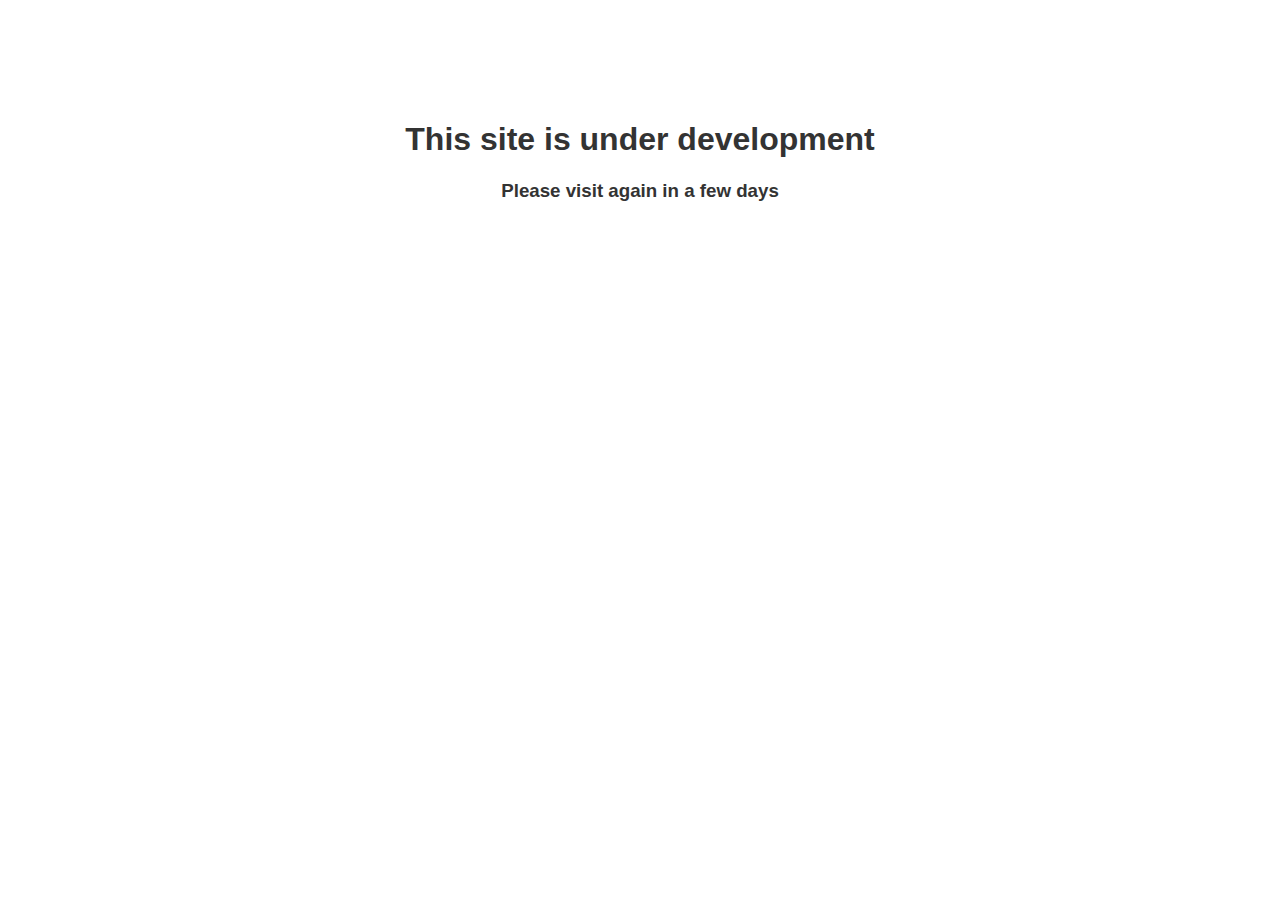
<file: index.html>
<!doctype html><html lang=""><head><meta charset="utf-8"><meta name="description" content=""><meta name="viewport" content="width=device-width, initial-scale=1"><meta name="generator" content="OrngeX"><title>Polymer Starter Kit</title><meta name="theme-color" content="#303F9F"><link rel="manifest" href="manifest.json"><meta name="msapplication-TileColor" content="#3372DF"><meta name="mobile-web-app-capable" content="yes"><meta name="application-name" content="Polymer Starter Kit"><link rel="icon" sizes="192x192" href="images/touch/chrome-touch-icon-192x192.png"><meta name="apple-mobile-web-app-capable" content="yes"><meta name="apple-mobile-web-app-status-bar-style" content="black"><meta name="apple-mobile-web-app-title" content="Polymer Starter Kit"><link rel="apple-touch-icon" href="images/touch/apple-touch-icon.png"><meta name="msapplication-TileImage" content="images/touch/ms-touch-icon-144x144-precomposed.png"><link rel="stylesheet" href="styles/main.css"><script src="bower_components/webcomponentsjs/webcomponents-lite.min.js"></script><link rel="import" href="elements/elements.vulcanized.html"></head><script>
  (function(i,s,o,g,r,a,m){i['GoogleAnalyticsObject']=r;i[r]=i[r]||function(){
  (i[r].q=i[r].q||[]).push(arguments)},i[r].l=1*new Date();a=s.createElement(o),
  m=s.getElementsByTagName(o)[0];a.async=1;a.src=g;m.parentNode.insertBefore(a,m)
  })(window,document,'script','//www.google-analytics.com/analytics.js','ga');

  ga('create', 'UA-64713309-2', 'auto');
  ga('send', 'pageview');

</script><body unresolved="" class="fullbleed layout vertical"><span id="browser-sync-binding"></span><template is="dom-bind" id="app"><div class="underconstruction"><h1>This site is under development</h1><h3>Please visit again in a few days</h3><div></div><paper-toast id="caching-complete" duration="6000" text="Caching complete! This app will work offline."></paper-toast><platinum-sw-register auto-register="" clients-claim="" skip-waiting="" on-service-worker-installed="displayInstalledToast"><platinum-sw-cache default-cache-strategy="networkFirst" precache-file="precache.json"></platinum-sw-cache></platinum-sw-register></template><script src="scripts/app.js"></script></body></html>
</file>
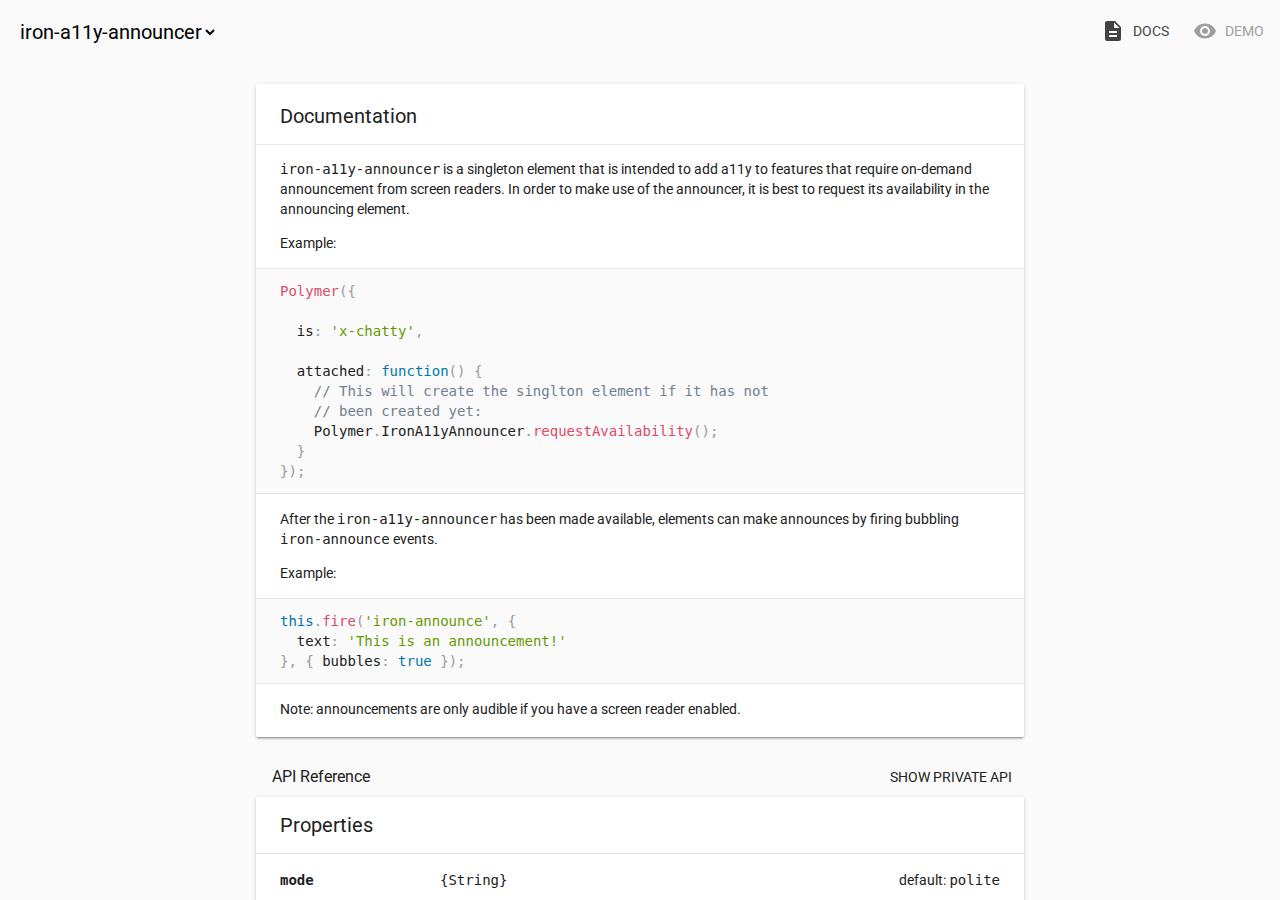
<file: bower_components/iron-a11y-announcer/index.html>
<!doctype html>
<!--
@license
Copyright (c) 2015 The Polymer Project Authors. All rights reserved.
This code may only be used under the BSD style license found at http://polymer.github.io/LICENSE.txt
The complete set of authors may be found at http://polymer.github.io/AUTHORS.txt
The complete set of contributors may be found at http://polymer.github.io/CONTRIBUTORS.txt
Code distributed by Google as part of the polymer project is also
subject to an additional IP rights grant found at http://polymer.github.io/PATENTS.txt
-->

<html>
<head>

  <title>iron-a11y-announcer</title>
  <meta charset="utf-8">
  <meta name="viewport" content="width=device-width, initial-scale=1.0">

  <script src="../webcomponentsjs/webcomponents-lite.js"></script>
  <link rel="import" href="../iron-component-page/iron-component-page.html">

</head>
<body>

  <iron-component-page></iron-component-page>

</body>
</html>
</file>
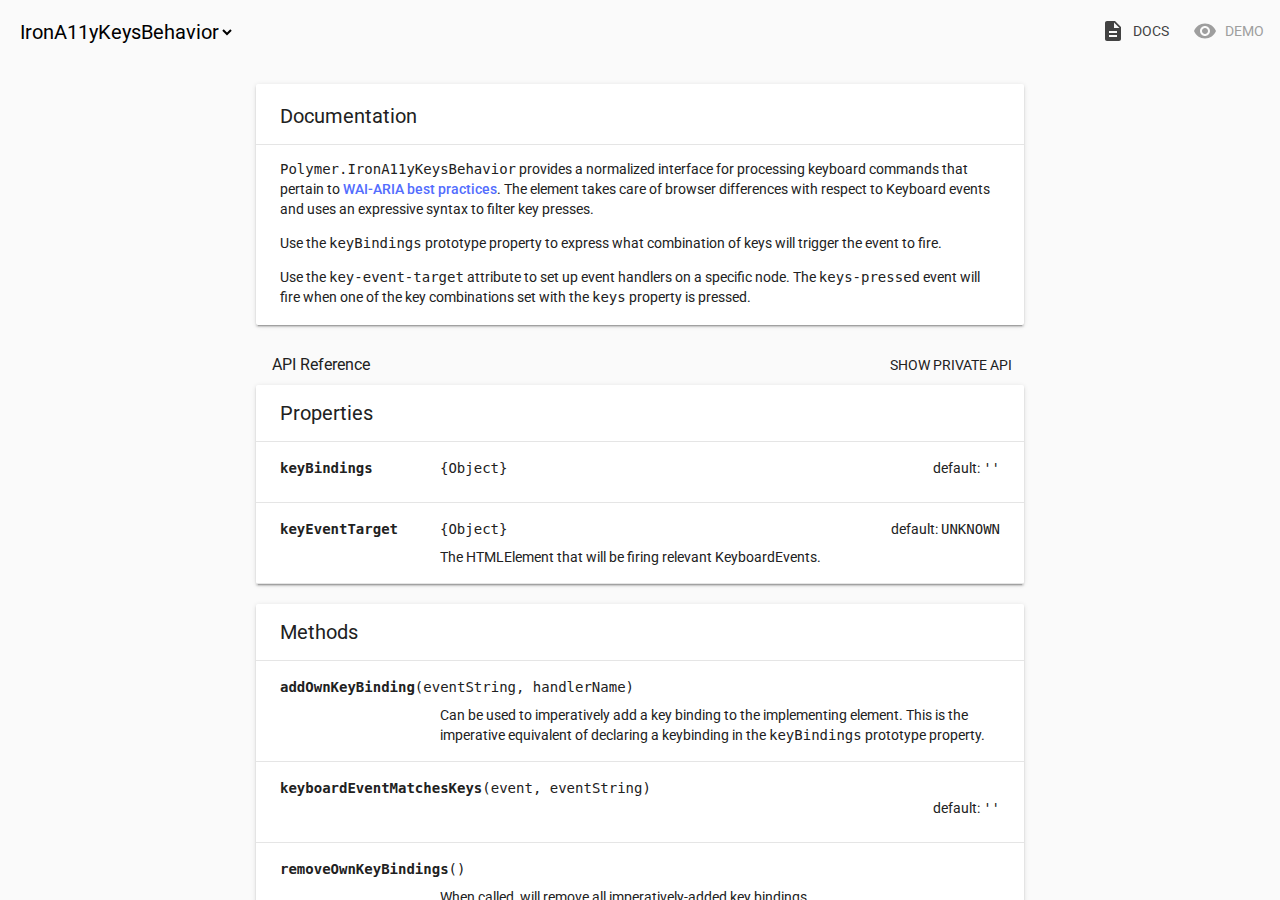
<file: bower_components/iron-a11y-keys-behavior/index.html>
<!doctype html>
<!--
@license
Copyright (c) 2015 The Polymer Project Authors. All rights reserved.
This code may only be used under the BSD style license found at http://polymer.github.io/LICENSE
The complete set of authors may be found at http://polymer.github.io/AUTHORS
The complete set of contributors may be found at http://polymer.github.io/CONTRIBUTORS
Code distributed by Google as part of the polymer project is also
subject to an additional IP rights grant found at http://polymer.github.io/PATENTS
-->
<html>
<head>

  <title>iron-a11y-keys-behavior</title>
  <script src="../webcomponentsjs/webcomponents-lite.js"></script>
  <link rel="import" href="../iron-component-page/iron-component-page.html">

</head>
<body>

  <iron-component-page></iron-component-page>

</body>
</html>
</file>
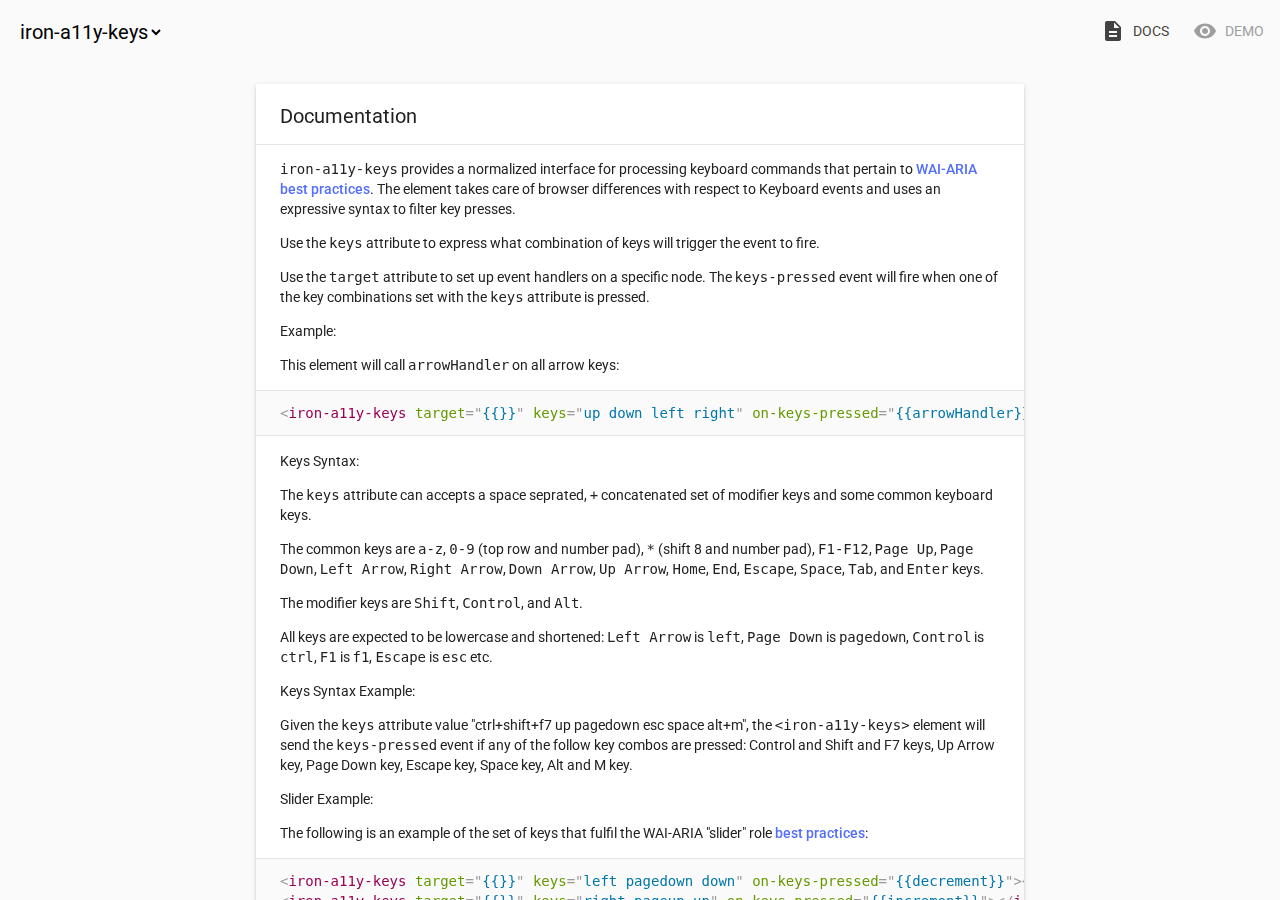
<file: bower_components/iron-a11y-keys/index.html>
<!doctype html>
<!--
@license
Copyright (c) 2015 The Polymer Project Authors. All rights reserved.
This code may only be used under the BSD style license found at http://polymer.github.io/LICENSE
The complete set of authors may be found at http://polymer.github.io/AUTHORS
The complete set of contributors may be found at http://polymer.github.io/CONTRIBUTORS
Code distributed by Google as part of the polymer project is also
subject to an additional IP rights grant found at http://polymer.github.io/PATENTS
-->
<html>
<head>

  <title>iron-a11y-keys</title>
  <script src="../webcomponentsjs/webcomponents-lite.js"></script>
  <link rel="import" href="../iron-component-page/iron-component-page.html">

</head>
<body>

  <iron-component-page></iron-component-page>

</body>
</html>
</file>
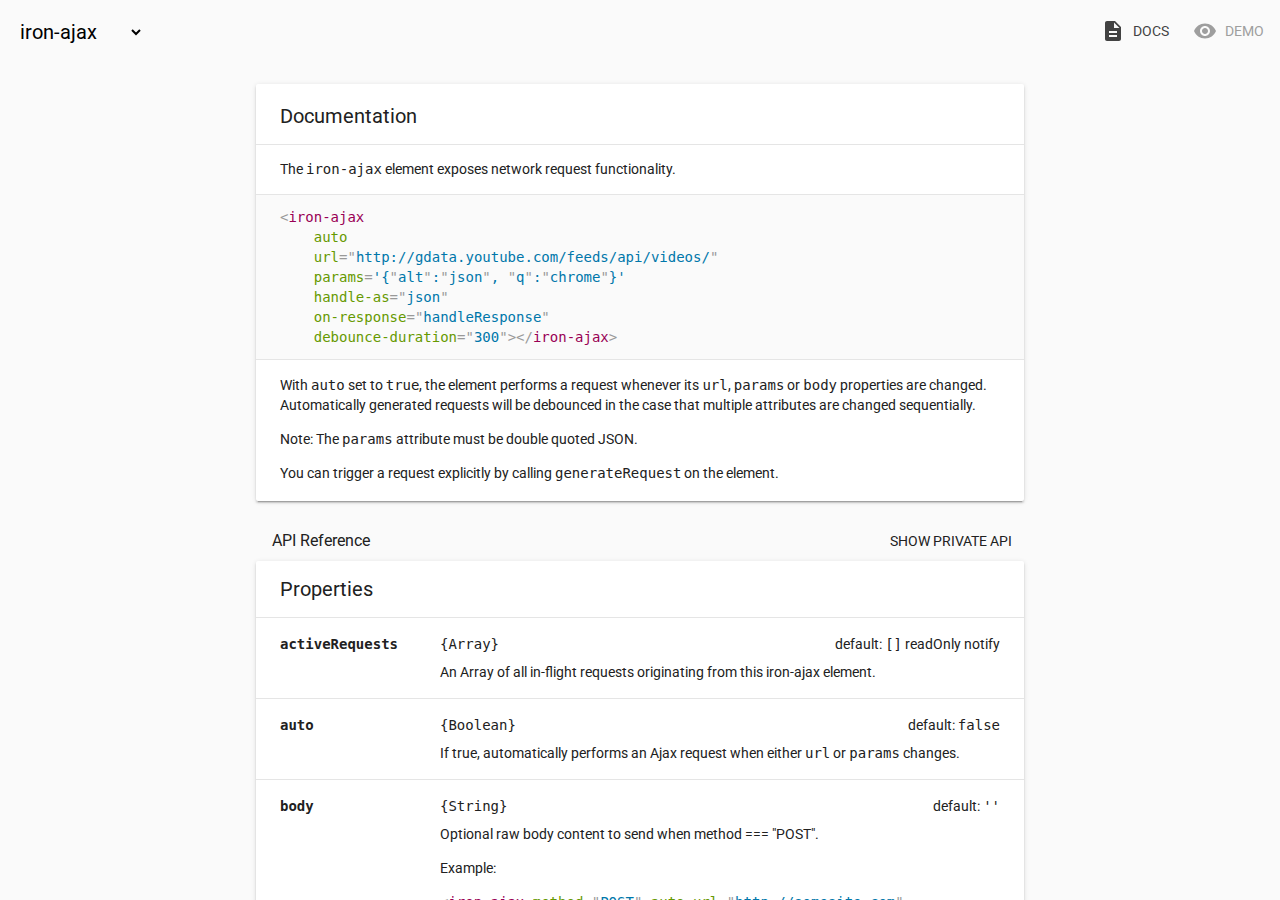
<file: bower_components/iron-ajax/index.html>
<!doctype html>
<!--
Copyright (c) 2015 The Polymer Project Authors. All rights reserved.
This code may only be used under the BSD style license found at http://polymer.github.io/LICENSE
The complete set of authors may be found at http://polymer.github.io/AUTHORS
The complete set of contributors may be found at http://polymer.github.io/CONTRIBUTORS
Code distributed by Google as part of the polymer project is also
subject to an additional IP rights grant found at http://polymer.github.io/PATENTS
-->
<html>
<head>

  <title>iron-ajax</title>
  <meta charset="utf-8">
  <meta name="viewport" content="width=device-width, initial-scale=1.0">

  <script src="../webcomponentsjs/webcomponents-lite.js"></script>
  <link rel="import" href="../iron-component-page/iron-component-page.html">

</head>
<body>

  <iron-component-page></iron-component-page>

</body>
</html>
</file>
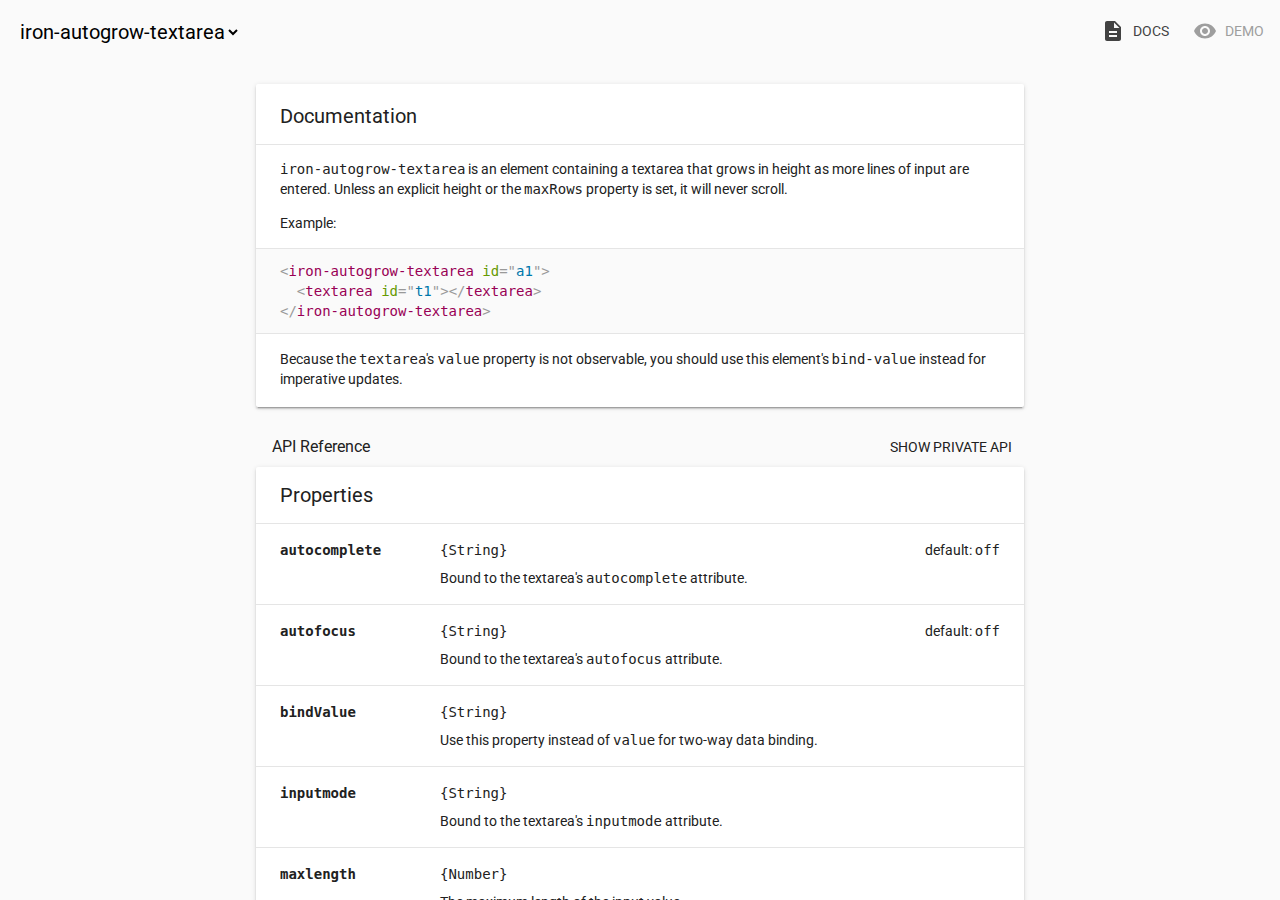
<file: bower_components/iron-autogrow-textarea/index.html>
<!doctype html>
<!--
@license
Copyright (c) 2015 The Polymer Project Authors. All rights reserved.
This code may only be used under the BSD style license found at http://polymer.github.io/LICENSE.txt
The complete set of authors may be found at http://polymer.github.io/AUTHORS.txt
The complete set of contributors may be found at http://polymer.github.io/CONTRIBUTORS.txt
Code distributed by Google as part of the polymer project is also
subject to an additional IP rights grant found at http://polymer.github.io/PATENTS.txt
-->
<html>
  <head>

    <meta charset="utf-8">
    <meta name="viewport" content="width=device-width, minimum-scale=1.0, initial-scale=1.0, user-scalable=yes">

    <title>iron-autogrow-textarea</title>

    <script src="../webcomponentsjs/webcomponents-lite.js"></script>

    <link rel="import" href="../polymer/polymer.html">
    <link rel="import" href="../iron-component-page/iron-component-page.html">

  </head>
  <body>

    <iron-component-page></iron-component-page>

  </body>
</html>
</file>
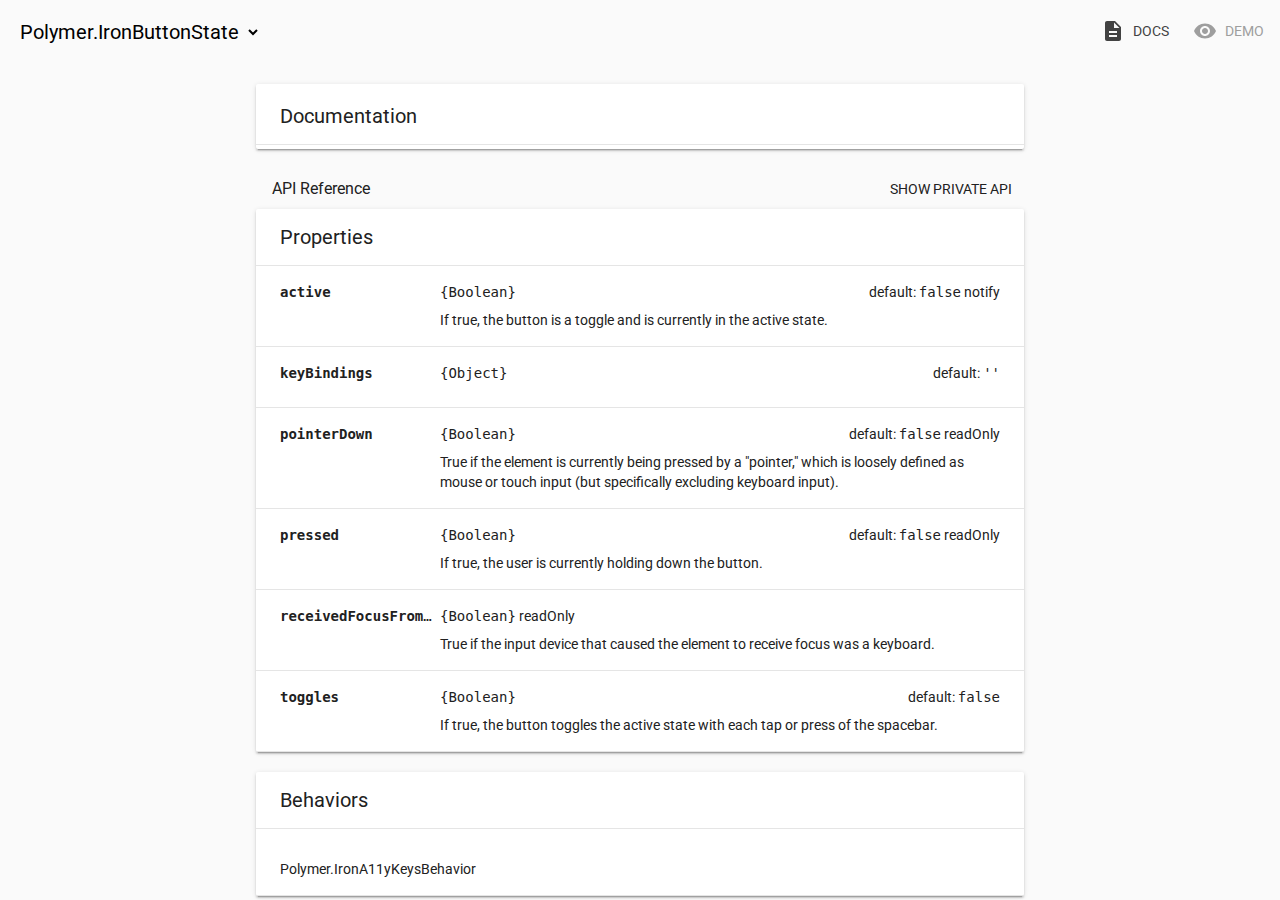
<file: bower_components/iron-behaviors/index.html>
<!doctype html>
<!--
@license
Copyright (c) 2015 The Polymer Project Authors. All rights reserved.
This code may only be used under the BSD style license found at http://polymer.github.io/LICENSE.txt
The complete set of authors may be found at http://polymer.github.io/AUTHORS.txt
The complete set of contributors may be found at http://polymer.github.io/CONTRIBUTORS.txt
Code distributed by Google as part of the polymer project is also
subject to an additional IP rights grant found at http://polymer.github.io/PATENTS.txt
-->
<html>
<head>

  <title>Iron Behaviors</title>
  <meta charset="utf-8">
  <meta name="viewport" content="width=device-width, initial-scale=1.0">

  <script src="../webcomponentsjs/webcomponents-lite.js"></script>
  <link rel="import" href="../iron-component-page/iron-component-page.html">

</head>
<body>

  <iron-component-page src="iron-button-state.html"></iron-component-page>

</body>
</html>
</file>
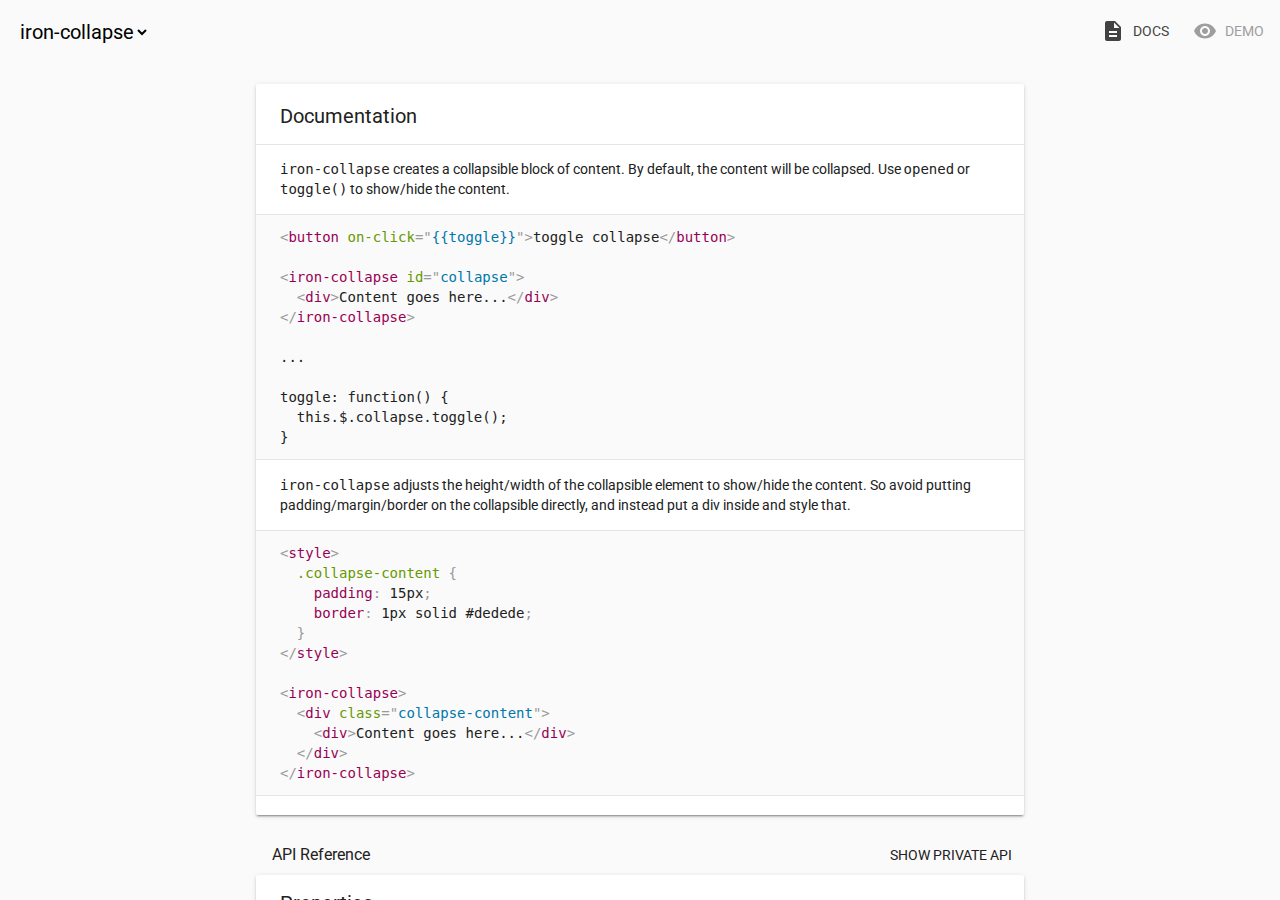
<file: bower_components/iron-collapse/index.html>
<!doctype html>
<!--
@license
Copyright (c) 2015 The Polymer Project Authors. All rights reserved.
This code may only be used under the BSD style license found at http://polymer.github.io/LICENSE.txt
The complete set of authors may be found at http://polymer.github.io/AUTHORS.txt
The complete set of contributors may be found at http://polymer.github.io/CONTRIBUTORS.txt
Code distributed by Google as part of the polymer project is also
subject to an additional IP rights grant found at http://polymer.github.io/PATENTS.txt
-->

<html>
  <head>

    <meta charset="utf-8">
    <meta name="viewport" content="width=device-width, minimum-scale=1.0, initial-scale=1.0, user-scalable=yes">

    <title>iron-collapse</title>

    <script src="../webcomponentsjs/webcomponents-lite.js"></script>

    <link rel="import" href="../polymer/polymer.html">
    <link rel="import" href="../iron-component-page/iron-component-page.html">

  </head>
  <body>

    <iron-component-page></iron-component-page>

  </body>
</html>
</file>
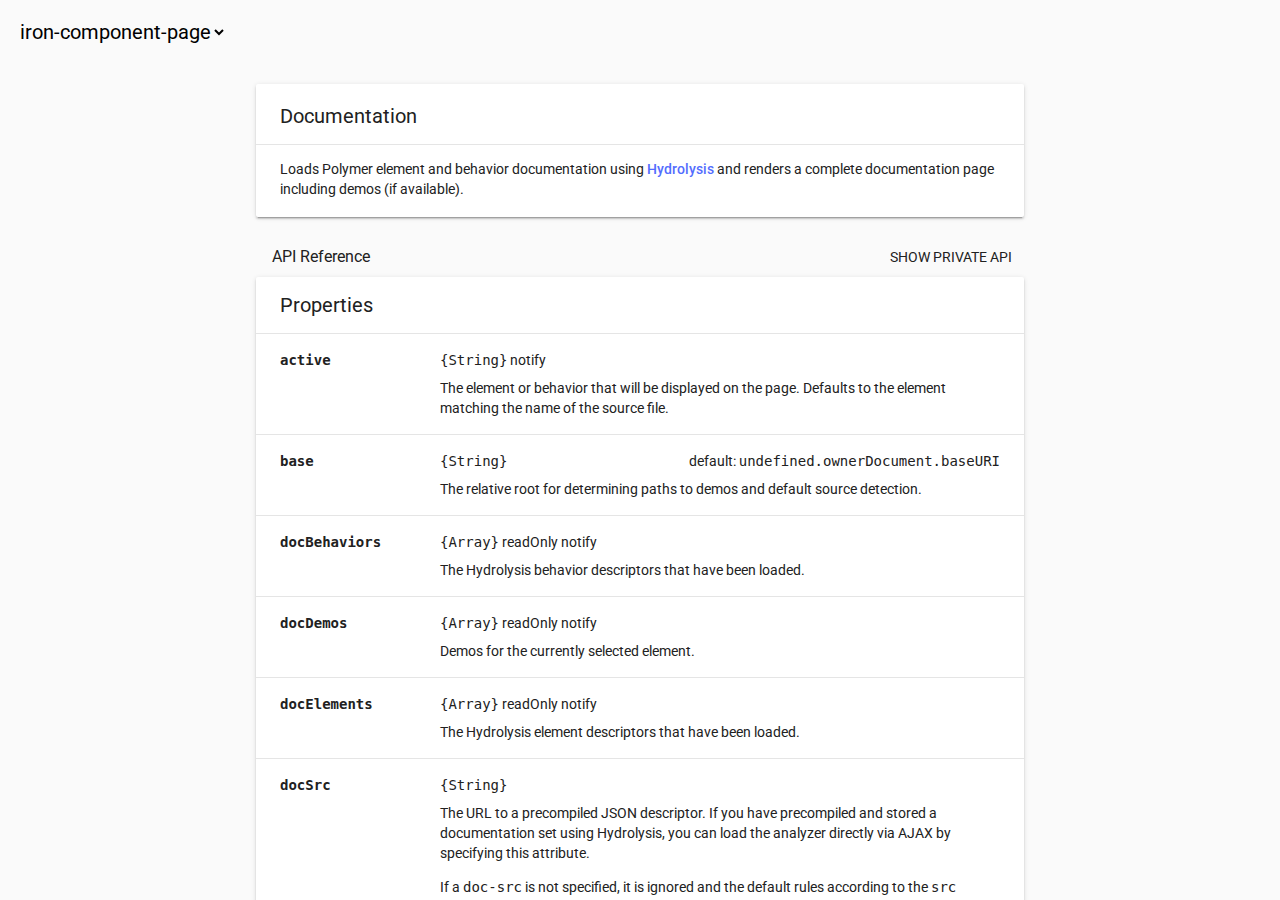
<file: bower_components/iron-component-page/index.html>
<!doctype html>
<!--
@license
Copyright (c) 2015 The Polymer Project Authors. All rights reserved.
This code may only be used under the BSD style license found at http://polymer.github.io/LICENSE
The complete set of authors may be found at http://polymer.github.io/AUTHORS
The complete set of contributors may be found at http://polymer.github.io/CONTRIBUTORS
Code distributed by Google as part of the polymer project is also
subject to an additional IP rights grant found at http://polymer.github.io/PATENTS
-->
<html>
<head>

  <meta charset="utf-8">
  <meta name="viewport" content="width=device-width, initial-scale=1.0">

  <script src="../webcomponentsjs/webcomponents-lite.js"></script>
  <link rel="import" href="../iron-component-page/iron-component-page.html">
</head>
<body>

  <iron-component-page></iron-component-page>

</body>
</html>
</file>
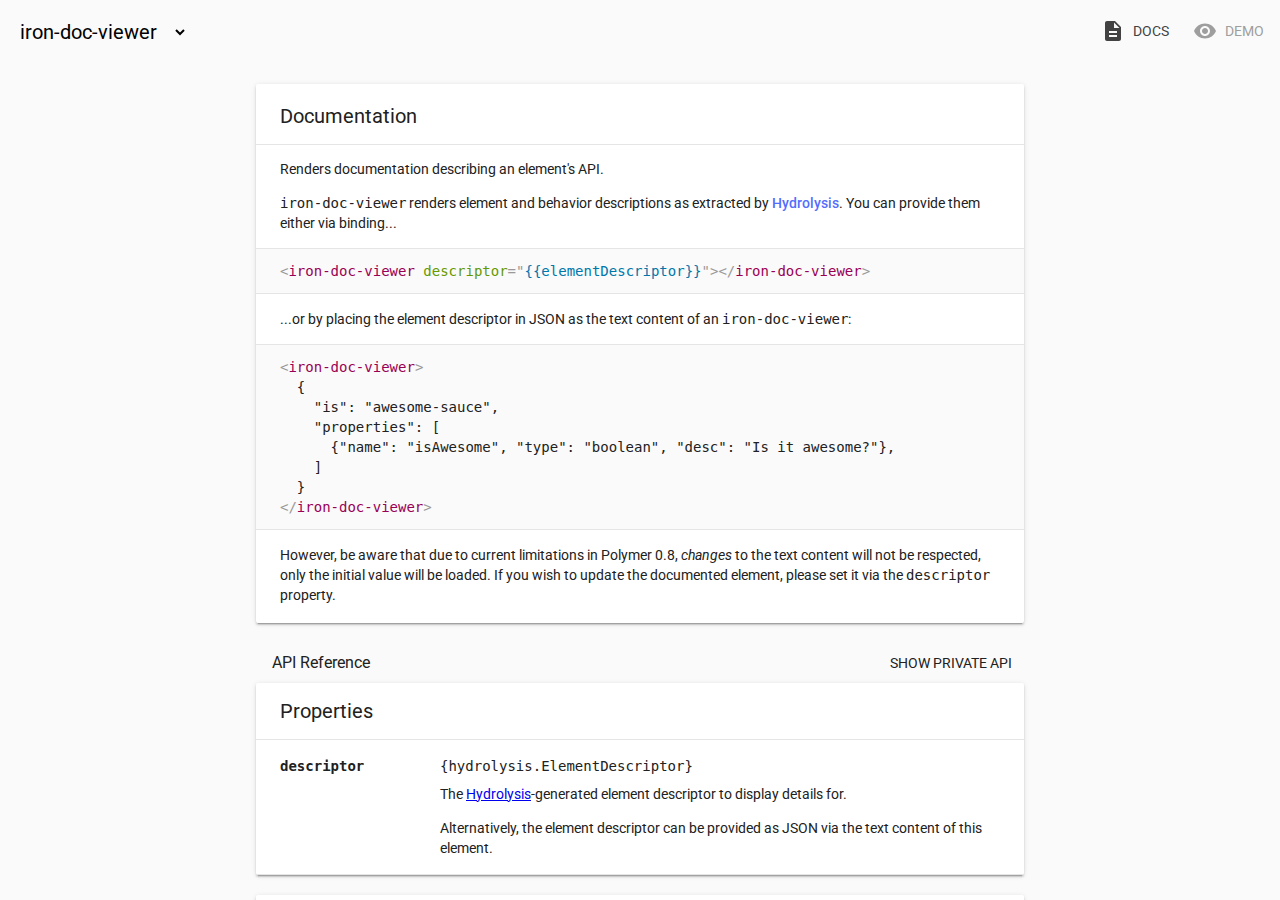
<file: bower_components/iron-doc-viewer/index.html>
<!doctype html>
<!--
Copyright (c) 2014 The Polymer Project Authors. All rights reserved.
This code may only be used under the BSD style license found at http://polymer.github.io/LICENSE
The complete set of authors may be found at http://polymer.github.io/AUTHORS
The complete set of contributors may be found at http://polymer.github.io/CONTRIBUTORS
Code distributed by Google as part of the polymer project is also
subject to an additional IP rights grant found at http://polymer.github.io/PATENTS
-->
<html>
<head>

  <meta charset="utf-8">
  <meta name="viewport" content="width=device-width, initial-scale=1.0">

  <script src="../webcomponentsjs/webcomponents-lite.js"></script>
  <link rel="import" href="../iron-component-page/iron-component-page.html">

</head>
<body>

  <iron-component-page></iron-component-page>

</body>
</html>
</file>
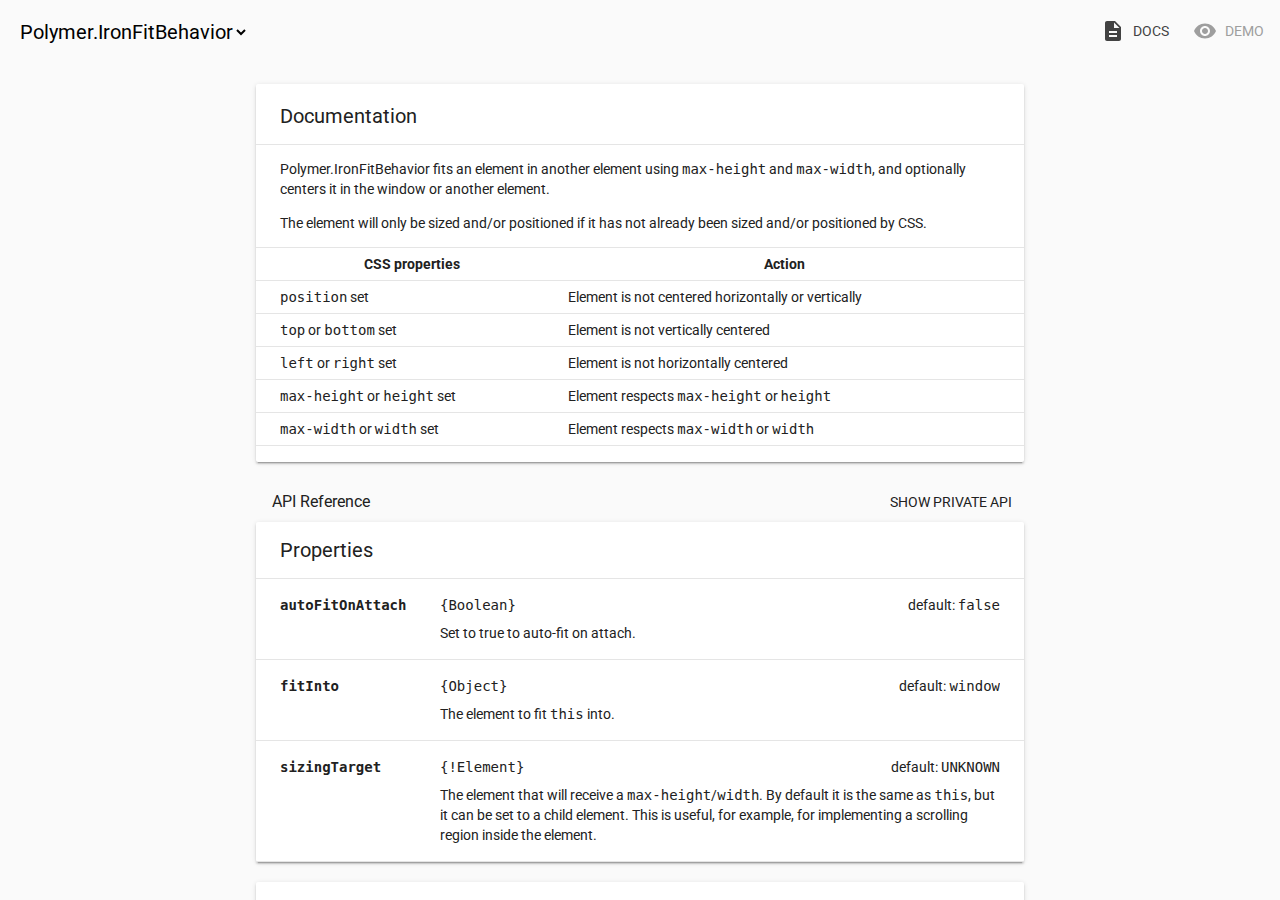
<file: bower_components/iron-fit-behavior/index.html>
<!doctype html>
<!--
@license
Copyright (c) 2015 The Polymer Project Authors. All rights reserved.
This code may only be used under the BSD style license found at http://polymer.github.io/LICENSE.txt
The complete set of authors may be found at http://polymer.github.io/AUTHORS.txt
The complete set of contributors may be found at http://polymer.github.io/CONTRIBUTORS.txt
Code distributed by Google as part of the polymer project is also
subject to an additional IP rights grant found at http://polymer.github.io/PATENTS.txt
-->
<html>
<head>

  <meta charset="utf-8">
  <meta name="viewport" content="width=device-width, minimum-scale=1.0, initial-scale=1.0, user-scalable=yes">

  <title>iron-fit-behavior</title>

  <script src="../webcomponentsjs/webcomponents-lite.js"></script>

  <link rel="import" href="../polymer/polymer.html">
  <link rel="import" href="../iron-component-page/iron-component-page.html">

</head>
<body>

  <iron-component-page></iron-component-page>

</body>
</html>
</file>
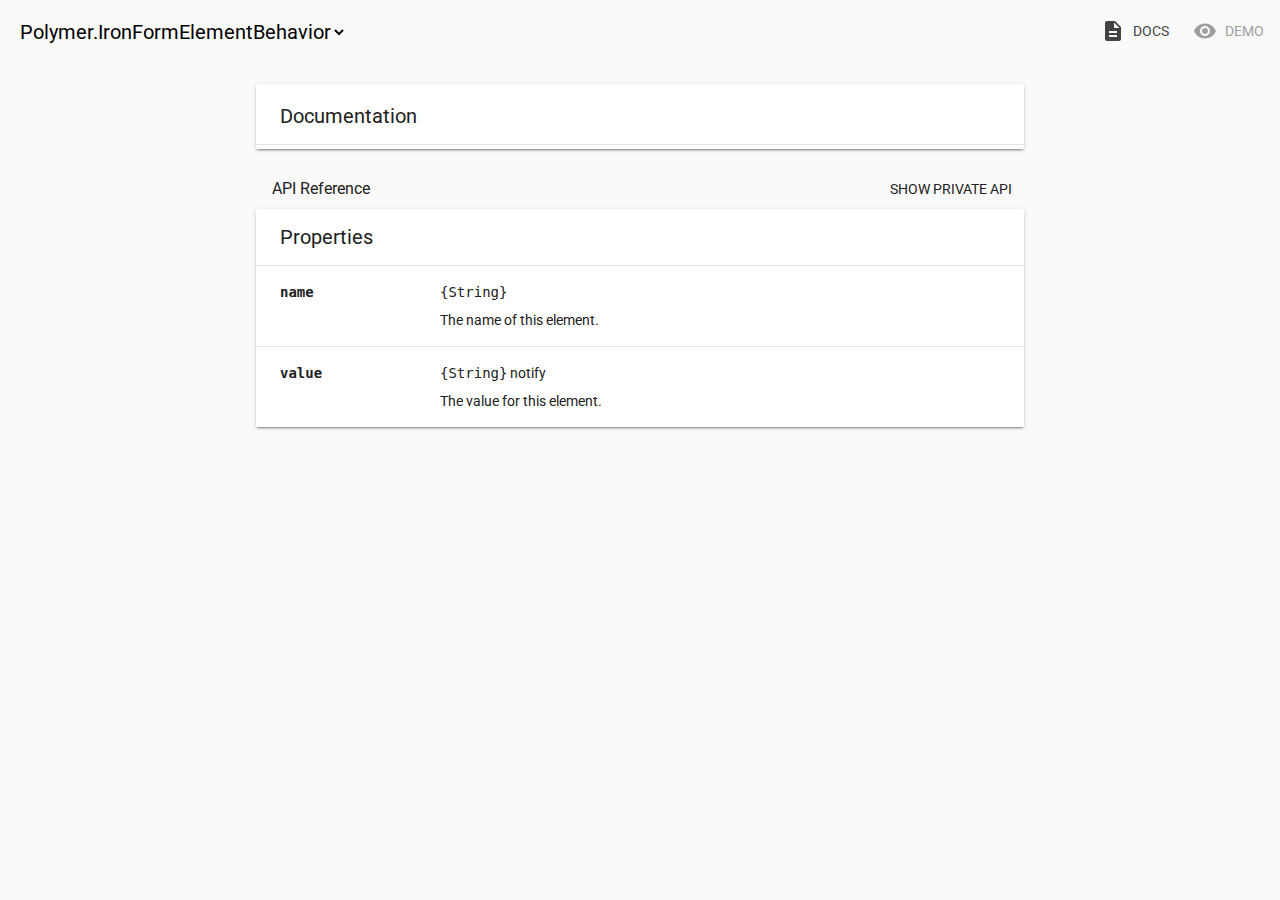
<file: bower_components/iron-form-element-behavior/index.html>
<!doctype html>
<!--
@license
Copyright (c) 2015 The Polymer Project Authors. All rights reserved.
This code may only be used under the BSD style license found at http://polymer.github.io/LICENSE.txt
The complete set of authors may be found at http://polymer.github.io/AUTHORS.txt
The complete set of contributors may be found at http://polymer.github.io/CONTRIBUTORS.txt
Code distributed by Google as part of the polymer project is also
subject to an additional IP rights grant found at http://polymer.github.io/PATENTS.txt
-->
<html>
<head>

  <meta charset="utf-8">
  <meta name="viewport" content="width=device-width, minimum-scale=1.0, initial-scale=1.0, user-scalable=yes">

  <title>iron-form-element-behavior</title>

  <script src="../webcomponentsjs/webcomponents-lite.js"></script>

  <link rel="import" href="../polymer/polymer.html">
  <link rel="import" href="../iron-component-page/iron-component-page.html">

</head>
<body>

  <iron-component-page></iron-component-page>

</body>
</html>
</file>
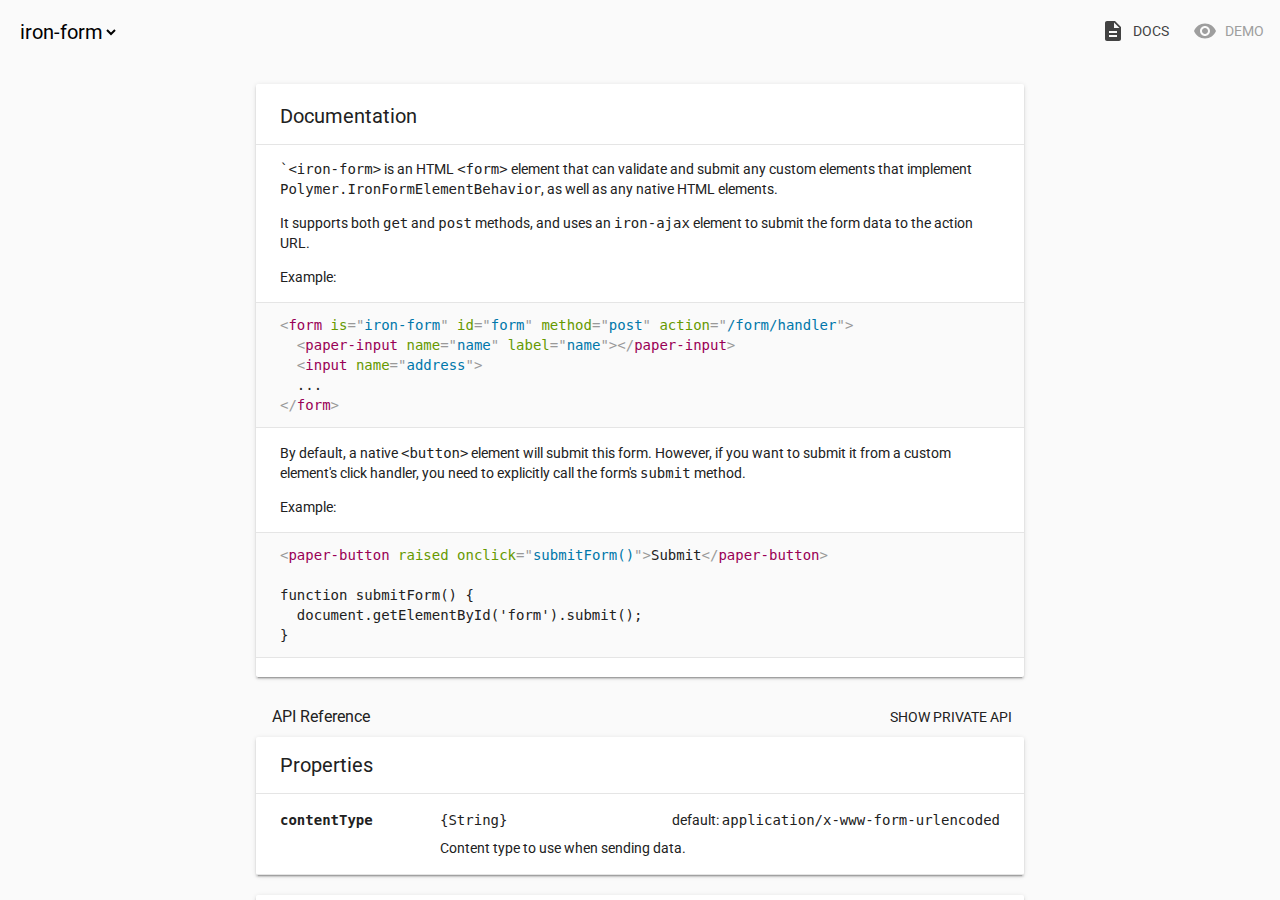
<file: bower_components/iron-form/index.html>
<!doctype html>
<!--
@license
Copyright (c) 2015 The Polymer Project Authors. All rights reserved.
This code may only be used under the BSD style license found at http://polymer.github.io/LICENSE.txt
The complete set of authors may be found at http://polymer.github.io/AUTHORS.txt
The complete set of contributors may be found at http://polymer.github.io/CONTRIBUTORS.txt
Code distributed by Google as part of the polymer project is also
subject to an additional IP rights grant found at http://polymer.github.io/PATENTS.txt
-->
<html>
<head>

  <meta charset="utf-8">
  <meta name="viewport" content="width=device-width, minimum-scale=1.0, initial-scale=1.0, user-scalable=yes">

  <title>iron-form</title>

  <script src="../webcomponentsjs/webcomponents-lite.js"></script>

  <link rel="import" href="../polymer/polymer.html">
  <link rel="import" href="../iron-component-page/iron-component-page.html">

</head>
<body>

  <iron-component-page></iron-component-page>

</body>
</html>
</file>
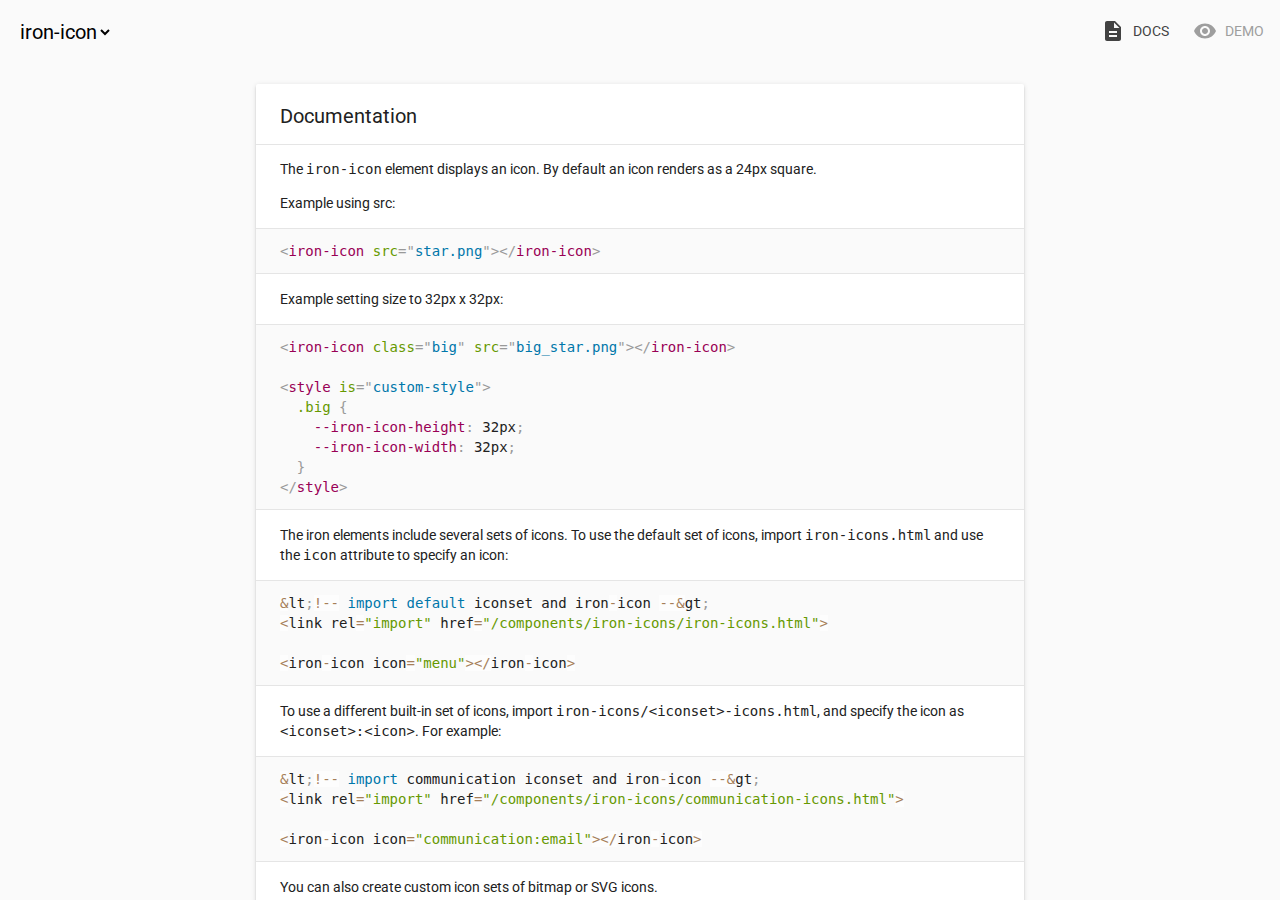
<file: bower_components/iron-icon/index.html>
<!doctype html>
<!--
@license
Copyright (c) 2015 The Polymer Project Authors. All rights reserved.
This code may only be used under the BSD style license found at http://polymer.github.io/LICENSE
The complete set of authors may be found at http://polymer.github.io/AUTHORS
The complete set of contributors may be found at http://polymer.github.io/CONTRIBUTORS
Code distributed by Google as part of the polymer project is also
subject to an additional IP rights grant found at http://polymer.github.io/PATENTS
-->
<html>
<head>

  <meta charset="utf-8">
  <meta name="viewport" content="width=device-width, initial-scale=1.0">

  <script src="../webcomponentsjs/webcomponents-lite.js"></script>
  <link rel="import" href="../iron-component-page/iron-component-page.html">

</head>
<body>

  <iron-component-page></iron-component-page>

</body>
</html>
</file>
<file: styles/main.css>
body{background:#ffffff;font-family:'Raleway', 'Helvetica Neue',Helvetica,Arial,sans-serif;color:#333}
.underconstruction{text-align: center; width: 100%; height: 100%; margin-top: 100px}
h2{color: 333333}
</file>
